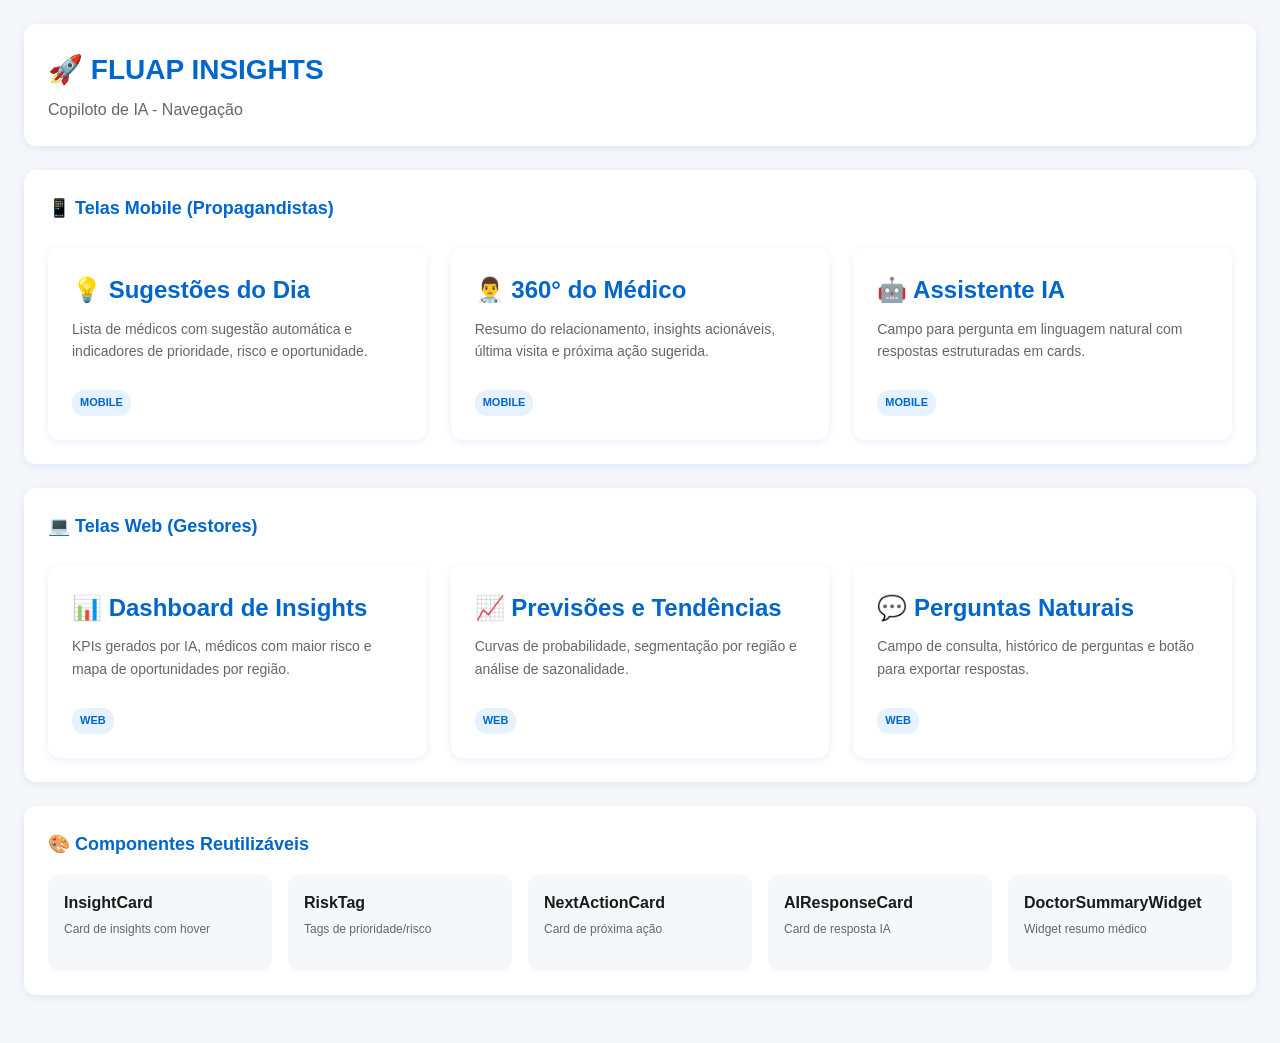
<file: index.html>
<!DOCTYPE html>
<html lang="pt-BR">
<head>
    <meta charset="UTF-8">
    <meta name="viewport" content="width=device-width, initial-scale=1.0">
    <title>FLUAP INSIGHTS - Navegação</title>
    <link rel="stylesheet" href="styles.css">
    <style>
        .navigation-grid {
            display: grid;
            grid-template-columns: repeat(auto-fit, minmax(300px, 1fr));
            gap: var(--spacing);
            margin-top: var(--spacing);
        }
        .nav-card {
            background: var(--fluap-white);
            border-radius: var(--border-radius);
            padding: var(--spacing);
            box-shadow: var(--shadow);
            text-decoration: none;
            color: inherit;
            display: block;
            transition: all 0.2s;
        }
        .nav-card:hover {
            transform: translateY(-4px);
            box-shadow: var(--shadow-hover);
        }
        .nav-card h2 {
            color: var(--fluap-primary);
            margin-bottom: 8px;
        }
        .nav-card p {
            color: var(--fluap-text-secondary);
            font-size: 14px;
        }
        .nav-badge {
            display: inline-block;
            padding: 4px 8px;
            background: var(--fluap-primary-light);
            color: var(--fluap-primary);
            border-radius: 12px;
            font-size: 11px;
            font-weight: 600;
            text-transform: uppercase;
            margin-top: 12px;
        }
    </style>
</head>
<body>
    <div class="web-container">
        <div class="web-header">
            <div>
                <h1>🚀 FLUAP INSIGHTS</h1>
                <p style="color: var(--fluap-text-secondary); margin-top: 4px;">Copiloto de IA - Navegação</p>
            </div>
        </div>

        <div class="InsightCard">
            <h3>📱 Telas Mobile (Propagandistas)</h3>
            <div class="navigation-grid">
                <a href="mobile-sugestoes-dia.html" class="nav-card">
                    <h2>💡 Sugestões do Dia</h2>
                    <p>Lista de médicos com sugestão automática e indicadores de prioridade, risco e oportunidade.</p>
                    <span class="nav-badge">Mobile</span>
                </a>
                <a href="mobile-360-medico.html" class="nav-card">
                    <h2>👨‍⚕️ 360° do Médico</h2>
                    <p>Resumo do relacionamento, insights acionáveis, última visita e próxima ação sugerida.</p>
                    <span class="nav-badge">Mobile</span>
                </a>
                <a href="mobile-assistente-ia.html" class="nav-card">
                    <h2>🤖 Assistente IA</h2>
                    <p>Campo para pergunta em linguagem natural com respostas estruturadas em cards.</p>
                    <span class="nav-badge">Mobile</span>
                </a>
            </div>
        </div>

        <div class="InsightCard" style="margin-top: var(--spacing);">
            <h3>💻 Telas Web (Gestores)</h3>
            <div class="navigation-grid">
                <a href="web-dashboard-insights.html" class="nav-card">
                    <h2>📊 Dashboard de Insights</h2>
                    <p>KPIs gerados por IA, médicos com maior risco e mapa de oportunidades por região.</p>
                    <span class="nav-badge">Web</span>
                </a>
                <a href="web-previsoes-tendencias.html" class="nav-card">
                    <h2>📈 Previsões e Tendências</h2>
                    <p>Curvas de probabilidade, segmentação por região e análise de sazonalidade.</p>
                    <span class="nav-badge">Web</span>
                </a>
                <a href="web-perguntas-naturais.html" class="nav-card">
                    <h2>💬 Perguntas Naturais</h2>
                    <p>Campo de consulta, histórico de perguntas e botão para exportar respostas.</p>
                    <span class="nav-badge">Web</span>
                </a>
            </div>
        </div>

        <div class="InsightCard" style="margin-top: var(--spacing);">
            <h3>🎨 Componentes Reutilizáveis</h3>
            <div style="display: grid; grid-template-columns: repeat(auto-fit, minmax(200px, 1fr)); gap: 16px; margin-top: 16px;">
                <div style="padding: 16px; background: var(--fluap-bg); border-radius: var(--border-radius);">
                    <strong>InsightCard</strong>
                    <p style="font-size: 12px; color: var(--fluap-text-secondary); margin-top: 4px;">Card de insights com hover</p>
                </div>
                <div style="padding: 16px; background: var(--fluap-bg); border-radius: var(--border-radius);">
                    <strong>RiskTag</strong>
                    <p style="font-size: 12px; color: var(--fluap-text-secondary); margin-top: 4px;">Tags de prioridade/risco</p>
                </div>
                <div style="padding: 16px; background: var(--fluap-bg); border-radius: var(--border-radius);">
                    <strong>NextActionCard</strong>
                    <p style="font-size: 12px; color: var(--fluap-text-secondary); margin-top: 4px;">Card de próxima ação</p>
                </div>
                <div style="padding: 16px; background: var(--fluap-bg); border-radius: var(--border-radius);">
                    <strong>AIResponseCard</strong>
                    <p style="font-size: 12px; color: var(--fluap-text-secondary); margin-top: 4px;">Card de resposta IA</p>
                </div>
                <div style="padding: 16px; background: var(--fluap-bg); border-radius: var(--border-radius);">
                    <strong>DoctorSummaryWidget</strong>
                    <p style="font-size: 12px; color: var(--fluap-text-secondary); margin-top: 4px;">Widget resumo médico</p>
                </div>
            </div>
        </div>
    </div>
</body>
</html>
</file>
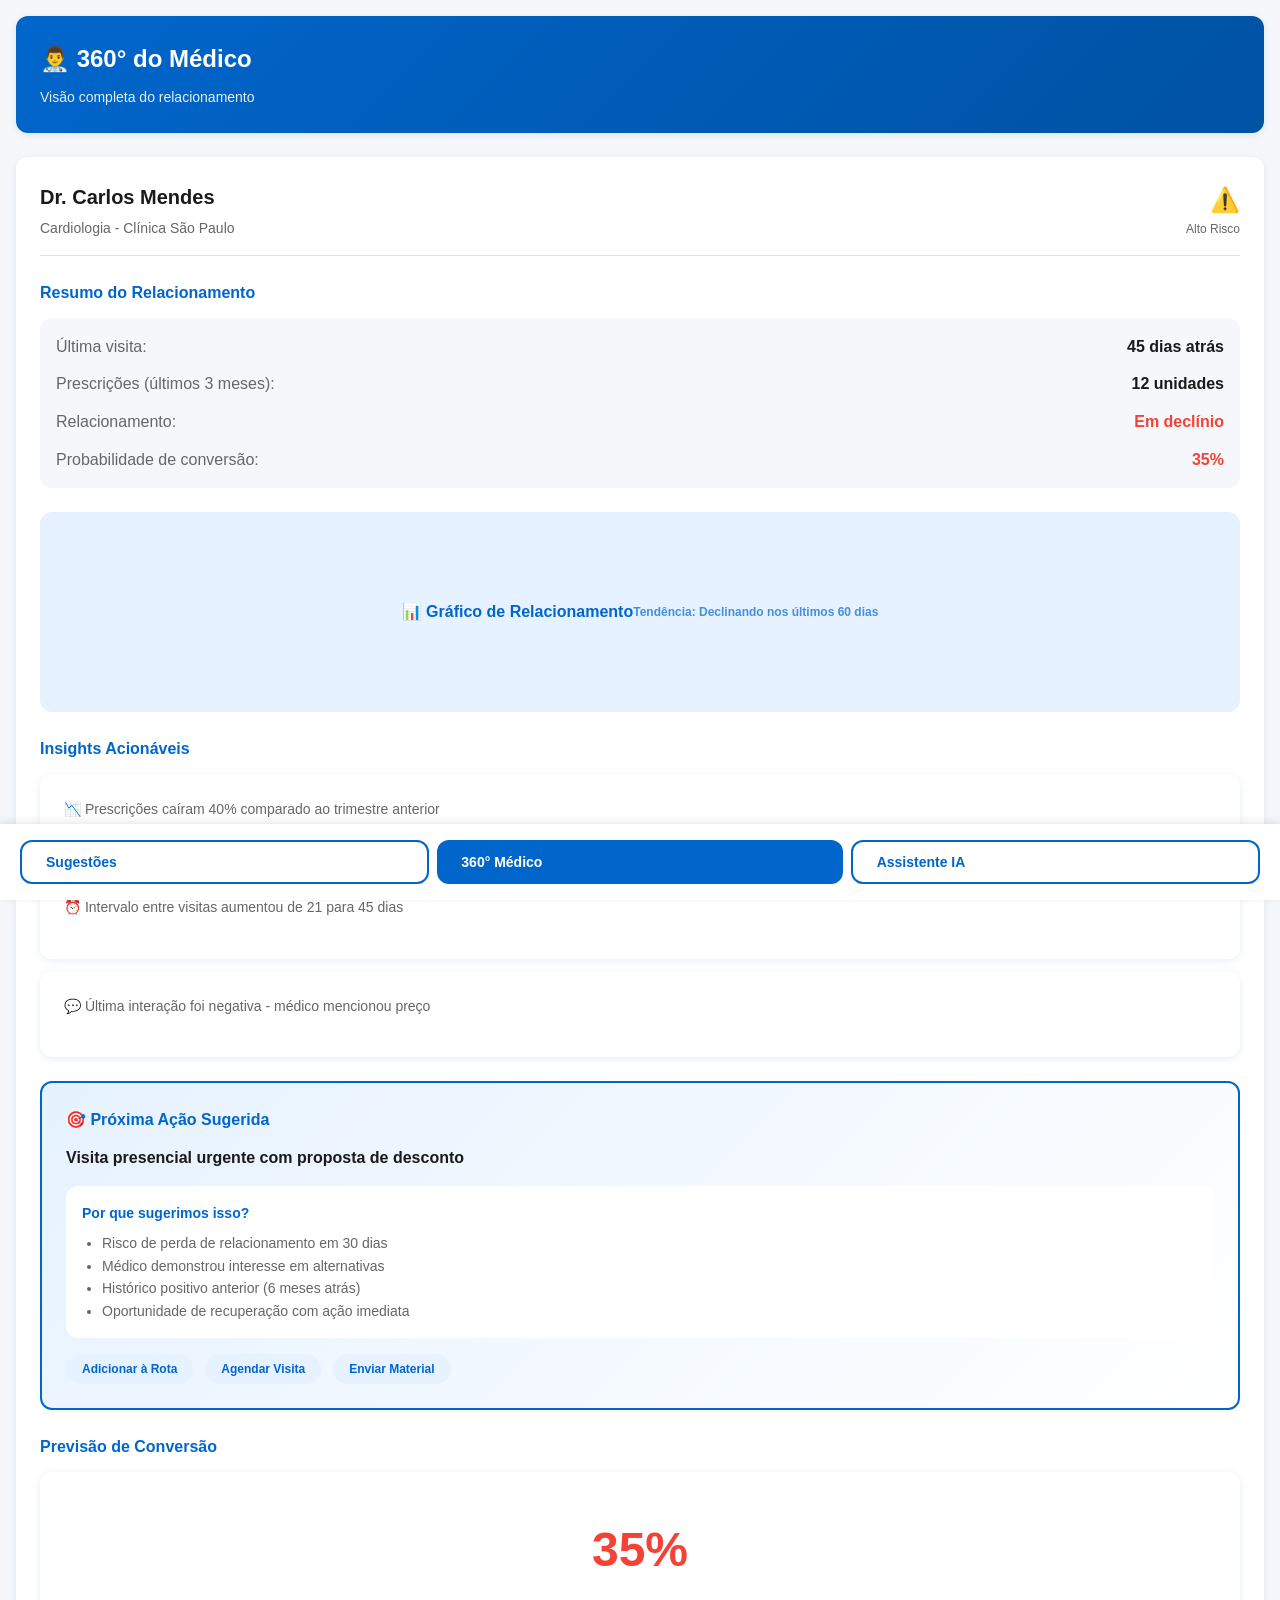
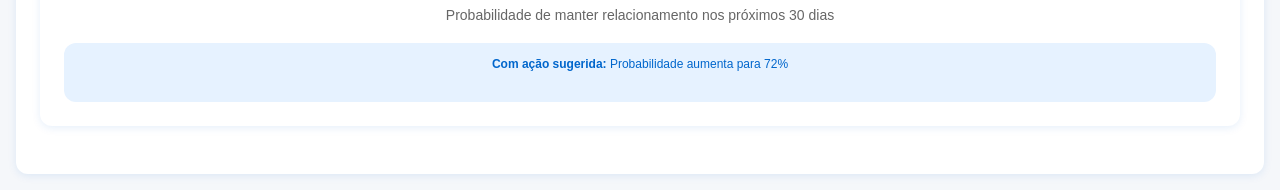
<file: mobile-360-medico.html>
<!DOCTYPE html>
<html lang="pt-BR">
<head>
    <meta charset="UTF-8">
    <meta name="viewport" content="width=device-width, initial-scale=1.0">
    <title>FLUAP INSIGHTS - 360° do Médico</title>
    <link rel="stylesheet" href="styles.css">
</head>
<body>
    <div class="mobile-container">
        <div class="mobile-header">
            <h1>👨‍⚕️ 360° do Médico</h1>
            <p>Visão completa do relacionamento</p>
        </div>

        <div class="DoctorSummaryWidget">
            <div class="doctor-header">
                <div>
                    <div class="doctor-name">Dr. Carlos Mendes</div>
                    <div class="doctor-specialty">Cardiologia - Clínica São Paulo</div>
                </div>
                <div style="text-align: right;">
                    <div style="font-size: 24px; font-weight: 700; color: var(--fluap-danger);">⚠️</div>
                    <div style="font-size: 12px; color: var(--fluap-text-secondary);">Alto Risco</div>
                </div>
            </div>

            <div style="margin: var(--spacing) 0;">
                <h3 style="color: var(--fluap-primary); margin-bottom: 12px; font-size: 16px;">Resumo do Relacionamento</h3>
                <div style="background: var(--fluap-bg); padding: 16px; border-radius: var(--border-radius);">
                    <div style="display: flex; justify-content: space-between; margin-bottom: 12px;">
                        <span style="color: var(--fluap-text-secondary);">Última visita:</span>
                        <span style="font-weight: 600;">45 dias atrás</span>
                    </div>
                    <div style="display: flex; justify-content: space-between; margin-bottom: 12px;">
                        <span style="color: var(--fluap-text-secondary);">Prescrições (últimos 3 meses):</span>
                        <span style="font-weight: 600;">12 unidades</span>
                    </div>
                    <div style="display: flex; justify-content: space-between; margin-bottom: 12px;">
                        <span style="color: var(--fluap-text-secondary);">Relacionamento:</span>
                        <span style="font-weight: 600; color: var(--fluap-danger);">Em declínio</span>
                    </div>
                    <div style="display: flex; justify-content: space-between;">
                        <span style="color: var(--fluap-text-secondary);">Probabilidade de conversão:</span>
                        <span style="font-weight: 600; color: var(--fluap-danger);">35%</span>
                    </div>
                </div>
            </div>

            <div class="relationship-chart">
                📊 Gráfico de Relacionamento
                <br>
                <small style="font-size: 12px; opacity: 0.7;">Tendência: Declinando nos últimos 60 dias</small>
            </div>

            <div style="margin: var(--spacing) 0;">
                <h3 style="color: var(--fluap-primary); margin-bottom: 12px; font-size: 16px;">Insights Acionáveis</h3>
                <div class="InsightCard" style="margin-bottom: 12px;">
                    <p>📉 Prescrições caíram 40% comparado ao trimestre anterior</p>
                </div>
                <div class="InsightCard" style="margin-bottom: 12px;">
                    <p>⏰ Intervalo entre visitas aumentou de 21 para 45 dias</p>
                </div>
                <div class="InsightCard">
                    <p>💬 Última interação foi negativa - médico mencionou preço</p>
                </div>
            </div>

            <div class="NextActionCard">
                <h4>🎯 Próxima Ação Sugerida</h4>
                <p style="margin-bottom: 16px; font-weight: 600; color: var(--fluap-text-primary);">
                    Visita presencial urgente com proposta de desconto
                </p>
                <div style="background: var(--fluap-white); padding: 16px; border-radius: var(--border-radius); margin-bottom: 16px;">
                    <h5 style="color: var(--fluap-primary); margin-bottom: 8px; font-size: 14px;">Por que sugerimos isso?</h5>
                    <ul style="padding-left: 20px; color: var(--fluap-text-secondary); font-size: 14px;">
                        <li>Risco de perda de relacionamento em 30 dias</li>
                        <li>Médico demonstrou interesse em alternativas</li>
                        <li>Histórico positivo anterior (6 meses atrás)</li>
                        <li>Oportunidade de recuperação com ação imediata</li>
                    </ul>
                </div>
                <div class="quick-actions">
                    <button class="quick-action-btn">Adicionar à Rota</button>
                    <button class="quick-action-btn">Agendar Visita</button>
                    <button class="quick-action-btn">Enviar Material</button>
                </div>
            </div>

            <div style="margin-top: var(--spacing);">
                <h3 style="color: var(--fluap-primary); margin-bottom: 12px; font-size: 16px;">Previsão de Conversão</h3>
                <div class="InsightCard">
                    <div style="text-align: center;">
                        <div style="font-size: 48px; font-weight: 700; color: var(--fluap-danger); margin: 16px 0;">35%</div>
                        <p style="color: var(--fluap-text-secondary);">Probabilidade de manter relacionamento nos próximos 30 dias</p>
                        <div style="margin-top: 16px; padding: 12px; background: var(--fluap-primary-light); border-radius: var(--border-radius);">
                            <p style="font-size: 12px; color: var(--fluap-primary);">
                                <strong>Com ação sugerida:</strong> Probabilidade aumenta para 72%
                            </p>
                        </div>
                    </div>
                </div>
            </div>
        </div>

        <nav style="position: fixed; bottom: 0; left: 0; right: 0; background: var(--fluap-white); padding: 16px; box-shadow: 0 -2px 8px rgba(0,0,0,0.1); display: flex; justify-content: space-around;">
            <button class="btn btn-secondary" style="flex: 1; margin: 0 4px;">Sugestões</button>
            <button class="btn btn-primary" style="flex: 1; margin: 0 4px;">360° Médico</button>
            <button class="btn btn-secondary" style="flex: 1; margin: 0 4px;">Assistente IA</button>
        </nav>
    </div>
</body>
</html>
</file>
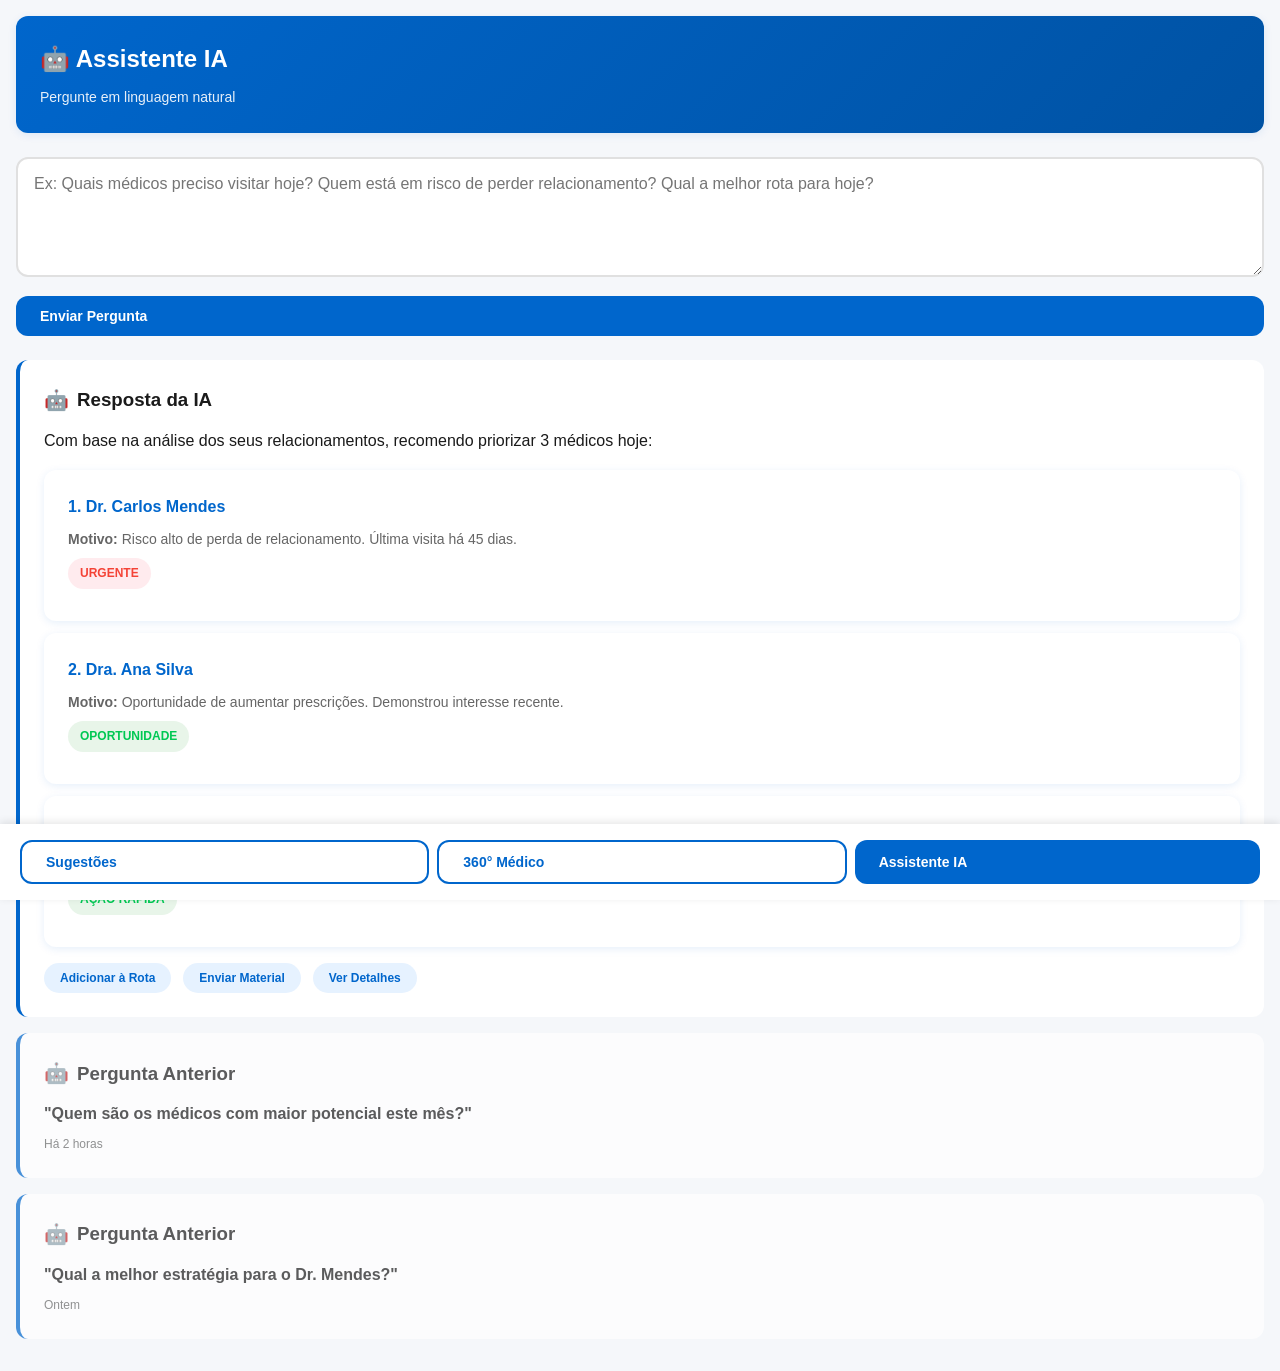
<file: mobile-assistente-ia.html>
<!DOCTYPE html>
<html lang="pt-BR">
<head>
    <meta charset="UTF-8">
    <meta name="viewport" content="width=device-width, initial-scale=1.0">
    <title>FLUAP INSIGHTS - Assistente IA</title>
    <link rel="stylesheet" href="styles.css">
</head>
<body>
    <div class="mobile-container">
        <div class="mobile-header">
            <h1>🤖 Assistente IA</h1>
            <p>Pergunte em linguagem natural</p>
        </div>

        <div style="margin-bottom: var(--spacing);">
            <textarea 
                class="textarea-field" 
                placeholder="Ex: Quais médicos preciso visitar hoje? Quem está em risco de perder relacionamento? Qual a melhor rota para hoje?"
                rows="4"
            ></textarea>
            <button class="btn btn-primary" style="width: 100%; margin-top: 12px;">
                Enviar Pergunta
            </button>
        </div>

        <div class="AIResponseCard">
            <div class="response-header">
                <h3>Resposta da IA</h3>
            </div>
            <p style="margin-bottom: 16px;">
                Com base na análise dos seus relacionamentos, recomendo priorizar 3 médicos hoje:
            </p>
            
            <div class="InsightCard" style="margin-bottom: 12px;">
                <h4 style="color: var(--fluap-primary); margin-bottom: 8px;">1. Dr. Carlos Mendes</h4>
                <p style="font-size: 14px; margin-bottom: 8px;">
                    <strong>Motivo:</strong> Risco alto de perda de relacionamento. Última visita há 45 dias.
                </p>
                <span class="RiskTag risk">Urgente</span>
            </div>

            <div class="InsightCard" style="margin-bottom: 12px;">
                <h4 style="color: var(--fluap-primary); margin-bottom: 8px;">2. Dra. Ana Silva</h4>
                <p style="font-size: 14px; margin-bottom: 8px;">
                    <strong>Motivo:</strong> Oportunidade de aumentar prescrições. Demonstrou interesse recente.
                </p>
                <span class="RiskTag opportunity">Oportunidade</span>
            </div>

            <div class="InsightCard" style="margin-bottom: 16px;">
                <h4 style="color: var(--fluap-primary); margin-bottom: 8px;">3. Dr. Roberto Alves</h4>
                <p style="font-size: 14px; margin-bottom: 8px;">
                    <strong>Motivo:</strong> Perfil compatível com novo produto. Enviar material informativo.
                </p>
                <span class="RiskTag opportunity">Ação Rápida</span>
            </div>

            <div class="quick-actions">
                <button class="quick-action-btn">Adicionar à Rota</button>
                <button class="quick-action-btn">Enviar Material</button>
                <button class="quick-action-btn">Ver Detalhes</button>
            </div>
        </div>

        <div class="AIResponseCard" style="opacity: 0.7;">
            <div class="response-header">
                <h3>Pergunta Anterior</h3>
            </div>
            <p style="margin-bottom: 8px; font-weight: 600;">
                "Quem são os médicos com maior potencial este mês?"
            </p>
            <p style="font-size: 12px; color: var(--fluap-text-secondary);">
                Há 2 horas
            </p>
        </div>

        <div class="AIResponseCard" style="opacity: 0.7;">
            <div class="response-header">
                <h3>Pergunta Anterior</h3>
            </div>
            <p style="margin-bottom: 8px; font-weight: 600;">
                "Qual a melhor estratégia para o Dr. Mendes?"
            </p>
            <p style="font-size: 12px; color: var(--fluap-text-secondary);">
                Ontem
            </p>
        </div>

        <nav style="position: fixed; bottom: 0; left: 0; right: 0; background: var(--fluap-white); padding: 16px; box-shadow: 0 -2px 8px rgba(0,0,0,0.1); display: flex; justify-content: space-around;">
            <button class="btn btn-secondary" style="flex: 1; margin: 0 4px;">Sugestões</button>
            <button class="btn btn-secondary" style="flex: 1; margin: 0 4px;">360° Médico</button>
            <button class="btn btn-primary" style="flex: 1; margin: 0 4px;">Assistente IA</button>
        </nav>
    </div>
</body>
</html>
</file>
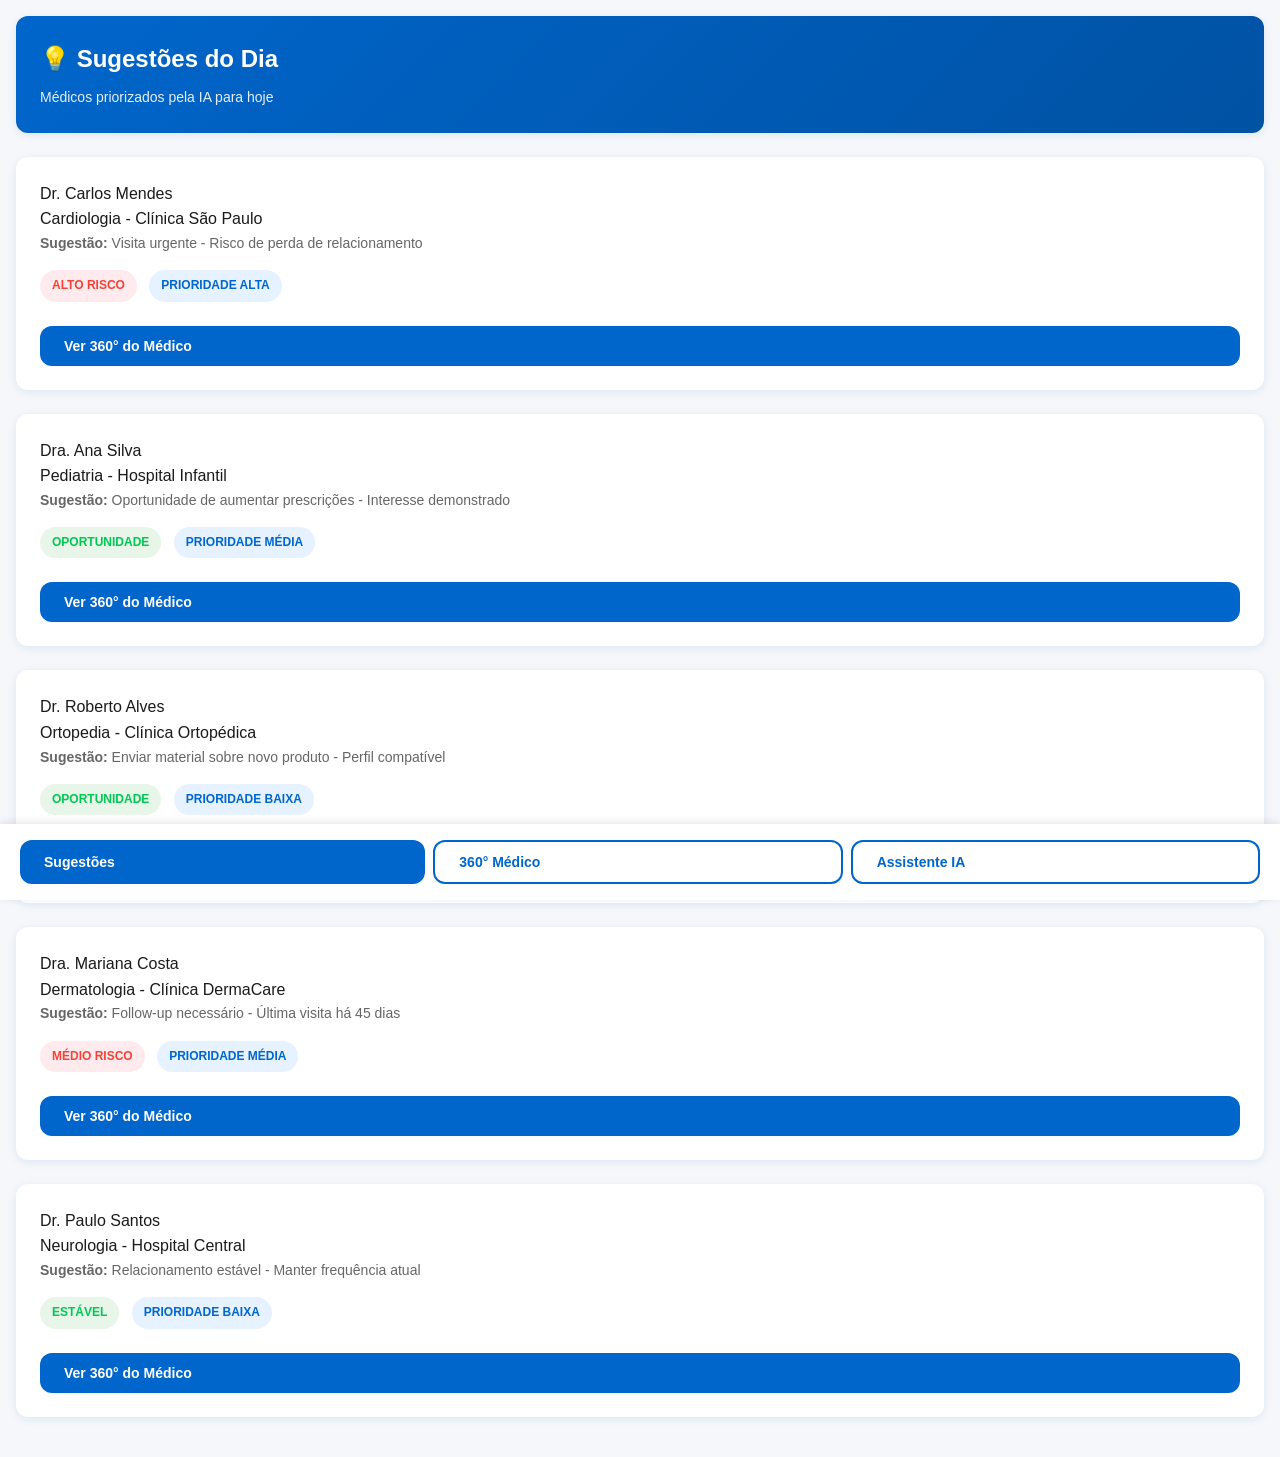
<file: mobile-sugestoes-dia.html>
<!DOCTYPE html>
<html lang="pt-BR">
<head>
    <meta charset="UTF-8">
    <meta name="viewport" content="width=device-width, initial-scale=1.0">
    <title>FLUAP INSIGHTS - Sugestões do Dia</title>
    <link rel="stylesheet" href="styles.css">
</head>
<body>
    <div class="mobile-container">
        <div class="mobile-header">
            <h1>💡 Sugestões do Dia</h1>
            <p>Médicos priorizados pela IA para hoje</p>
        </div>

        <div class="InsightCard">
            <div class="doctor-header">
                <div>
                    <div class="doctor-name">Dr. Carlos Mendes</div>
                    <div class="doctor-specialty">Cardiologia - Clínica São Paulo</div>
                </div>
            </div>
            <p><strong>Sugestão:</strong> Visita urgente - Risco de perda de relacionamento</p>
            <div>
                <span class="RiskTag risk">Alto Risco</span>
                <span class="RiskTag priority">Prioridade Alta</span>
            </div>
            <div style="margin-top: 16px;">
                <button class="btn btn-primary" style="width: 100%;">Ver 360° do Médico</button>
            </div>
        </div>

        <div class="InsightCard">
            <div class="doctor-header">
                <div>
                    <div class="doctor-name">Dra. Ana Silva</div>
                    <div class="doctor-specialty">Pediatria - Hospital Infantil</div>
                </div>
            </div>
            <p><strong>Sugestão:</strong> Oportunidade de aumentar prescrições - Interesse demonstrado</p>
            <div>
                <span class="RiskTag opportunity">Oportunidade</span>
                <span class="RiskTag priority">Prioridade Média</span>
            </div>
            <div style="margin-top: 16px;">
                <button class="btn btn-primary" style="width: 100%;">Ver 360° do Médico</button>
            </div>
        </div>

        <div class="InsightCard">
            <div class="doctor-header">
                <div>
                    <div class="doctor-name">Dr. Roberto Alves</div>
                    <div class="doctor-specialty">Ortopedia - Clínica Ortopédica</div>
                </div>
            </div>
            <p><strong>Sugestão:</strong> Enviar material sobre novo produto - Perfil compatível</p>
            <div>
                <span class="RiskTag opportunity">Oportunidade</span>
                <span class="RiskTag priority">Prioridade Baixa</span>
            </div>
            <div style="margin-top: 16px;">
                <button class="btn btn-primary" style="width: 100%;">Ver 360° do Médico</button>
            </div>
        </div>

        <div class="InsightCard">
            <div class="doctor-header">
                <div>
                    <div class="doctor-name">Dra. Mariana Costa</div>
                    <div class="doctor-specialty">Dermatologia - Clínica DermaCare</div>
                </div>
            </div>
            <p><strong>Sugestão:</strong> Follow-up necessário - Última visita há 45 dias</p>
            <div>
                <span class="RiskTag risk">Médio Risco</span>
                <span class="RiskTag priority">Prioridade Média</span>
            </div>
            <div style="margin-top: 16px;">
                <button class="btn btn-primary" style="width: 100%;">Ver 360° do Médico</button>
            </div>
        </div>

        <div class="InsightCard">
            <div class="doctor-header">
                <div>
                    <div class="doctor-name">Dr. Paulo Santos</div>
                    <div class="doctor-specialty">Neurologia - Hospital Central</div>
                </div>
            </div>
            <p><strong>Sugestão:</strong> Relacionamento estável - Manter frequência atual</p>
            <div>
                <span class="RiskTag opportunity">Estável</span>
                <span class="RiskTag priority">Prioridade Baixa</span>
            </div>
            <div style="margin-top: 16px;">
                <button class="btn btn-primary" style="width: 100%;">Ver 360° do Médico</button>
            </div>
        </div>

        <nav style="position: fixed; bottom: 0; left: 0; right: 0; background: var(--fluap-white); padding: 16px; box-shadow: 0 -2px 8px rgba(0,0,0,0.1); display: flex; justify-content: space-around;">
            <button class="btn btn-primary" style="flex: 1; margin: 0 4px;">Sugestões</button>
            <button class="btn btn-secondary" style="flex: 1; margin: 0 4px;">360° Médico</button>
            <button class="btn btn-secondary" style="flex: 1; margin: 0 4px;">Assistente IA</button>
        </nav>
    </div>
</body>
</html>
</file>
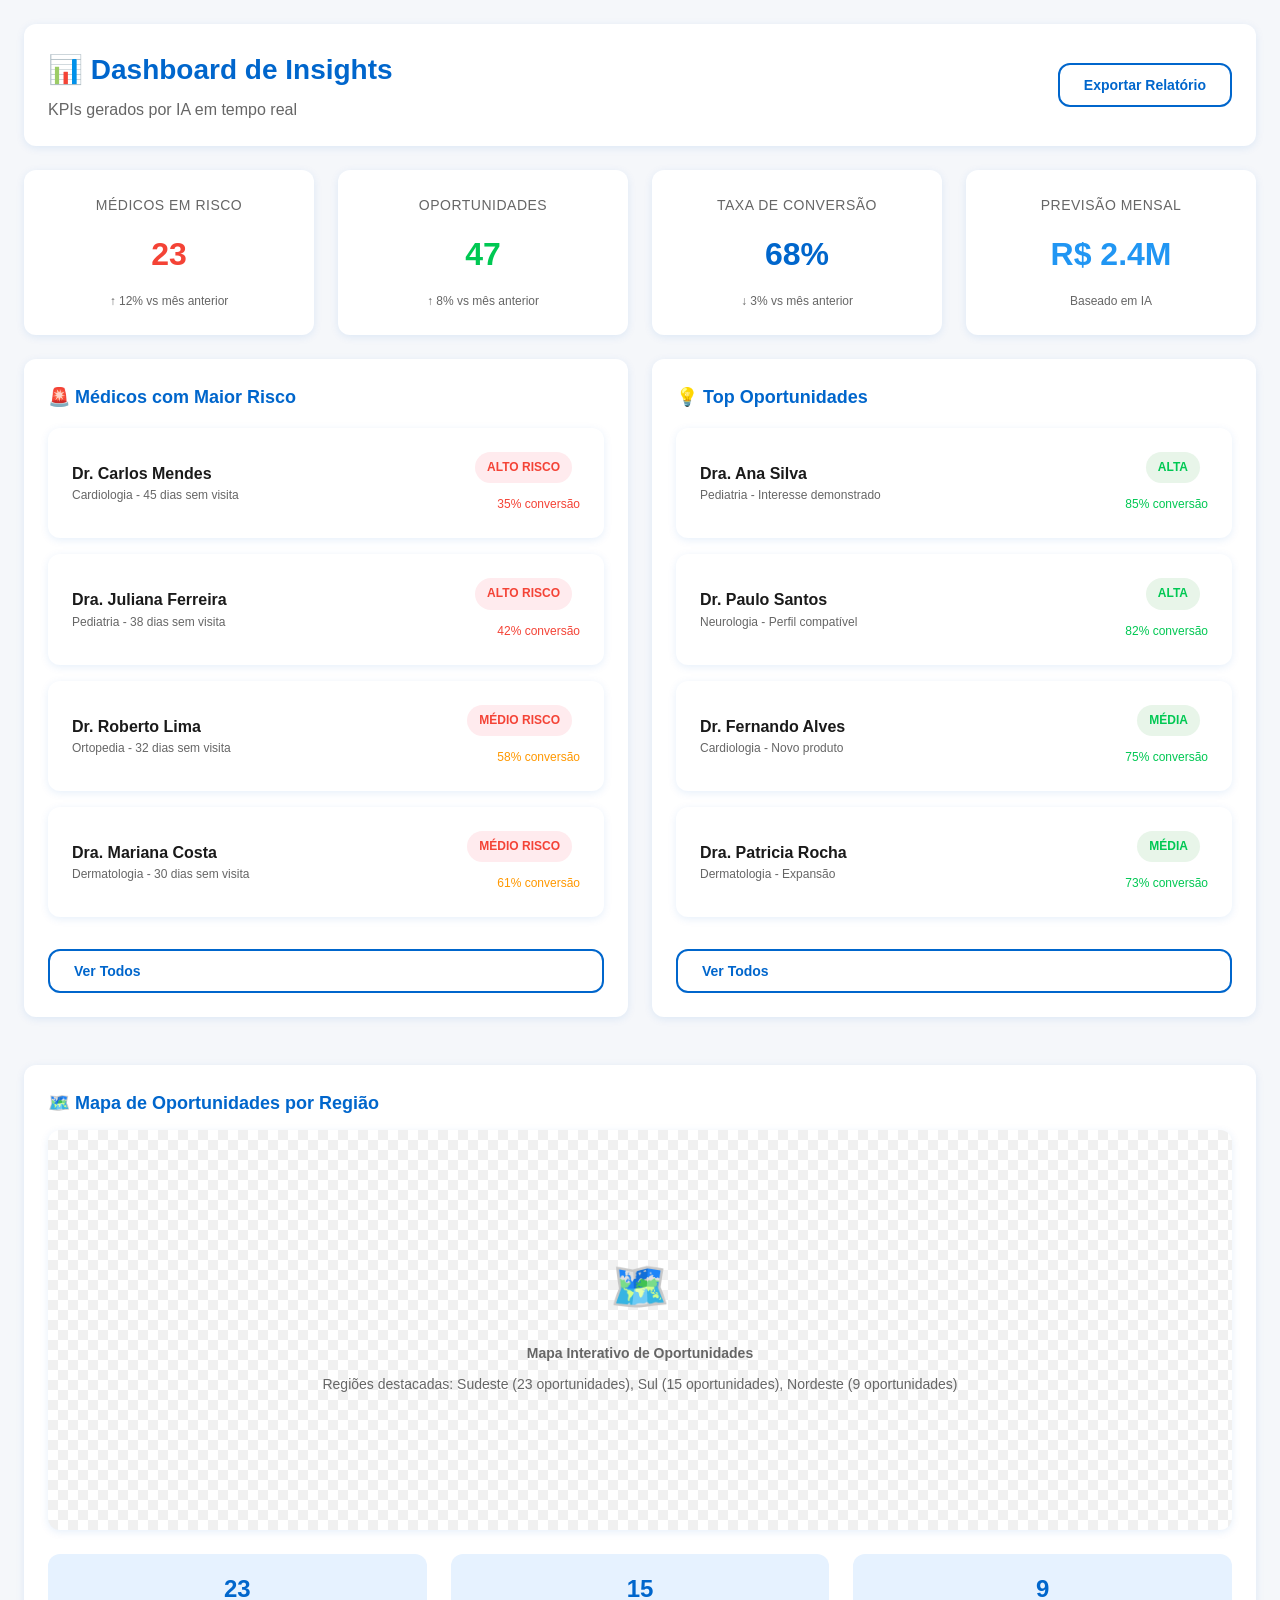
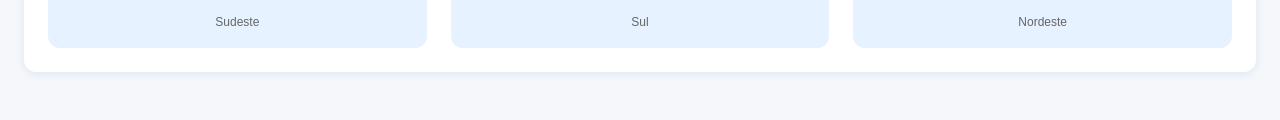
<file: web-dashboard-insights.html>
<!DOCTYPE html>
<html lang="pt-BR">
<head>
    <meta charset="UTF-8">
    <meta name="viewport" content="width=device-width, initial-scale=1.0">
    <title>FLUAP INSIGHTS - Dashboard de Insights</title>
    <link rel="stylesheet" href="styles.css">
</head>
<body>
    <div class="web-container">
        <div class="web-header">
            <div>
                <h1>📊 Dashboard de Insights</h1>
                <p style="color: var(--fluap-text-secondary); margin-top: 4px;">KPIs gerados por IA em tempo real</p>
            </div>
            <div>
                <button class="btn btn-secondary">Exportar Relatório</button>
            </div>
        </div>

        <div class="grid grid-4" style="margin-bottom: var(--spacing);">
            <div class="kpi-card">
                <div class="kpi-label">Médicos em Risco</div>
                <div class="kpi-value" style="color: var(--fluap-danger);">23</div>
                <div style="font-size: 12px; color: var(--fluap-text-secondary);">↑ 12% vs mês anterior</div>
            </div>
            <div class="kpi-card">
                <div class="kpi-label">Oportunidades</div>
                <div class="kpi-value" style="color: var(--fluap-success);">47</div>
                <div style="font-size: 12px; color: var(--fluap-text-secondary);">↑ 8% vs mês anterior</div>
            </div>
            <div class="kpi-card">
                <div class="kpi-label">Taxa de Conversão</div>
                <div class="kpi-value" style="color: var(--fluap-primary);">68%</div>
                <div style="font-size: 12px; color: var(--fluap-text-secondary);">↓ 3% vs mês anterior</div>
            </div>
            <div class="kpi-card">
                <div class="kpi-label">Previsão Mensal</div>
                <div class="kpi-value" style="color: var(--fluap-info);">R$ 2.4M</div>
                <div style="font-size: 12px; color: var(--fluap-text-secondary);">Baseado em IA</div>
            </div>
        </div>

        <div class="grid grid-2" style="margin-bottom: var(--spacing);">
            <div class="InsightCard">
                <h3>🚨 Médicos com Maior Risco</h3>
                <ul class="doctor-list" style="margin-top: 16px;">
                    <li class="doctor-list-item">
                        <div>
                            <div style="font-weight: 600;">Dr. Carlos Mendes</div>
                            <div style="font-size: 12px; color: var(--fluap-text-secondary);">Cardiologia - 45 dias sem visita</div>
                        </div>
                        <div style="text-align: right;">
                            <span class="RiskTag risk">Alto Risco</span>
                            <div style="font-size: 12px; color: var(--fluap-danger); margin-top: 4px;">35% conversão</div>
                        </div>
                    </li>
                    <li class="doctor-list-item">
                        <div>
                            <div style="font-weight: 600;">Dra. Juliana Ferreira</div>
                            <div style="font-size: 12px; color: var(--fluap-text-secondary);">Pediatria - 38 dias sem visita</div>
                        </div>
                        <div style="text-align: right;">
                            <span class="RiskTag risk">Alto Risco</span>
                            <div style="font-size: 12px; color: var(--fluap-danger); margin-top: 4px;">42% conversão</div>
                        </div>
                    </li>
                    <li class="doctor-list-item">
                        <div>
                            <div style="font-weight: 600;">Dr. Roberto Lima</div>
                            <div style="font-size: 12px; color: var(--fluap-text-secondary);">Ortopedia - 32 dias sem visita</div>
                        </div>
                        <div style="text-align: right;">
                            <span class="RiskTag risk">Médio Risco</span>
                            <div style="font-size: 12px; color: var(--fluap-warning); margin-top: 4px;">58% conversão</div>
                        </div>
                    </li>
                    <li class="doctor-list-item">
                        <div>
                            <div style="font-weight: 600;">Dra. Mariana Costa</div>
                            <div style="font-size: 12px; color: var(--fluap-text-secondary);">Dermatologia - 30 dias sem visita</div>
                        </div>
                        <div style="text-align: right;">
                            <span class="RiskTag risk">Médio Risco</span>
                            <div style="font-size: 12px; color: var(--fluap-warning); margin-top: 4px;">61% conversão</div>
                        </div>
                    </li>
                </ul>
                <button class="btn btn-secondary" style="width: 100%; margin-top: 16px;">Ver Todos</button>
            </div>

            <div class="InsightCard">
                <h3>💡 Top Oportunidades</h3>
                <ul class="doctor-list" style="margin-top: 16px;">
                    <li class="doctor-list-item">
                        <div>
                            <div style="font-weight: 600;">Dra. Ana Silva</div>
                            <div style="font-size: 12px; color: var(--fluap-text-secondary);">Pediatria - Interesse demonstrado</div>
                        </div>
                        <div style="text-align: right;">
                            <span class="RiskTag opportunity">Alta</span>
                            <div style="font-size: 12px; color: var(--fluap-success); margin-top: 4px;">85% conversão</div>
                        </div>
                    </li>
                    <li class="doctor-list-item">
                        <div>
                            <div style="font-weight: 600;">Dr. Paulo Santos</div>
                            <div style="font-size: 12px; color: var(--fluap-text-secondary);">Neurologia - Perfil compatível</div>
                        </div>
                        <div style="text-align: right;">
                            <span class="RiskTag opportunity">Alta</span>
                            <div style="font-size: 12px; color: var(--fluap-success); margin-top: 4px;">82% conversão</div>
                        </div>
                    </li>
                    <li class="doctor-list-item">
                        <div>
                            <div style="font-weight: 600;">Dr. Fernando Alves</div>
                            <div style="font-size: 12px; color: var(--fluap-text-secondary);">Cardiologia - Novo produto</div>
                        </div>
                        <div style="text-align: right;">
                            <span class="RiskTag opportunity">Média</span>
                            <div style="font-size: 12px; color: var(--fluap-success); margin-top: 4px;">75% conversão</div>
                        </div>
                    </li>
                    <li class="doctor-list-item">
                        <div>
                            <div style="font-weight: 600;">Dra. Patricia Rocha</div>
                            <div style="font-size: 12px; color: var(--fluap-text-secondary);">Dermatologia - Expansão</div>
                        </div>
                        <div style="text-align: right;">
                            <span class="RiskTag opportunity">Média</span>
                            <div style="font-size: 12px; color: var(--fluap-success); margin-top: 4px;">73% conversão</div>
                        </div>
                    </li>
                </ul>
                <button class="btn btn-secondary" style="width: 100%; margin-top: 16px;">Ver Todos</button>
            </div>
        </div>

        <div class="InsightCard">
            <h3>🗺️ Mapa de Oportunidades por Região</h3>
            <div class="map-container">
                <div style="text-align: center;">
                    <div style="font-size: 48px; margin-bottom: 16px;">🗺️</div>
                    <p style="font-weight: 600; margin-bottom: 8px;">Mapa Interativo de Oportunidades</p>
                    <p style="font-size: 14px; color: var(--fluap-text-secondary);">
                        Regiões destacadas: Sudeste (23 oportunidades), Sul (15 oportunidades), Nordeste (9 oportunidades)
                    </p>
                </div>
            </div>
            <div class="grid grid-3" style="margin-top: var(--spacing);">
                <div style="text-align: center; padding: 16px; background: var(--fluap-primary-light); border-radius: var(--border-radius);">
                    <div style="font-size: 24px; font-weight: 700; color: var(--fluap-primary);">23</div>
                    <div style="font-size: 12px; color: var(--fluap-text-secondary); margin-top: 4px;">Sudeste</div>
                </div>
                <div style="text-align: center; padding: 16px; background: var(--fluap-primary-light); border-radius: var(--border-radius);">
                    <div style="font-size: 24px; font-weight: 700; color: var(--fluap-primary);">15</div>
                    <div style="font-size: 12px; color: var(--fluap-text-secondary); margin-top: 4px;">Sul</div>
                </div>
                <div style="text-align: center; padding: 16px; background: var(--fluap-primary-light); border-radius: var(--border-radius);">
                    <div style="font-size: 24px; font-weight: 700; color: var(--fluap-primary);">9</div>
                    <div style="font-size: 12px; color: var(--fluap-text-secondary); margin-top: 4px;">Nordeste</div>
                </div>
            </div>
        </div>
    </div>
</body>
</html>
</file>
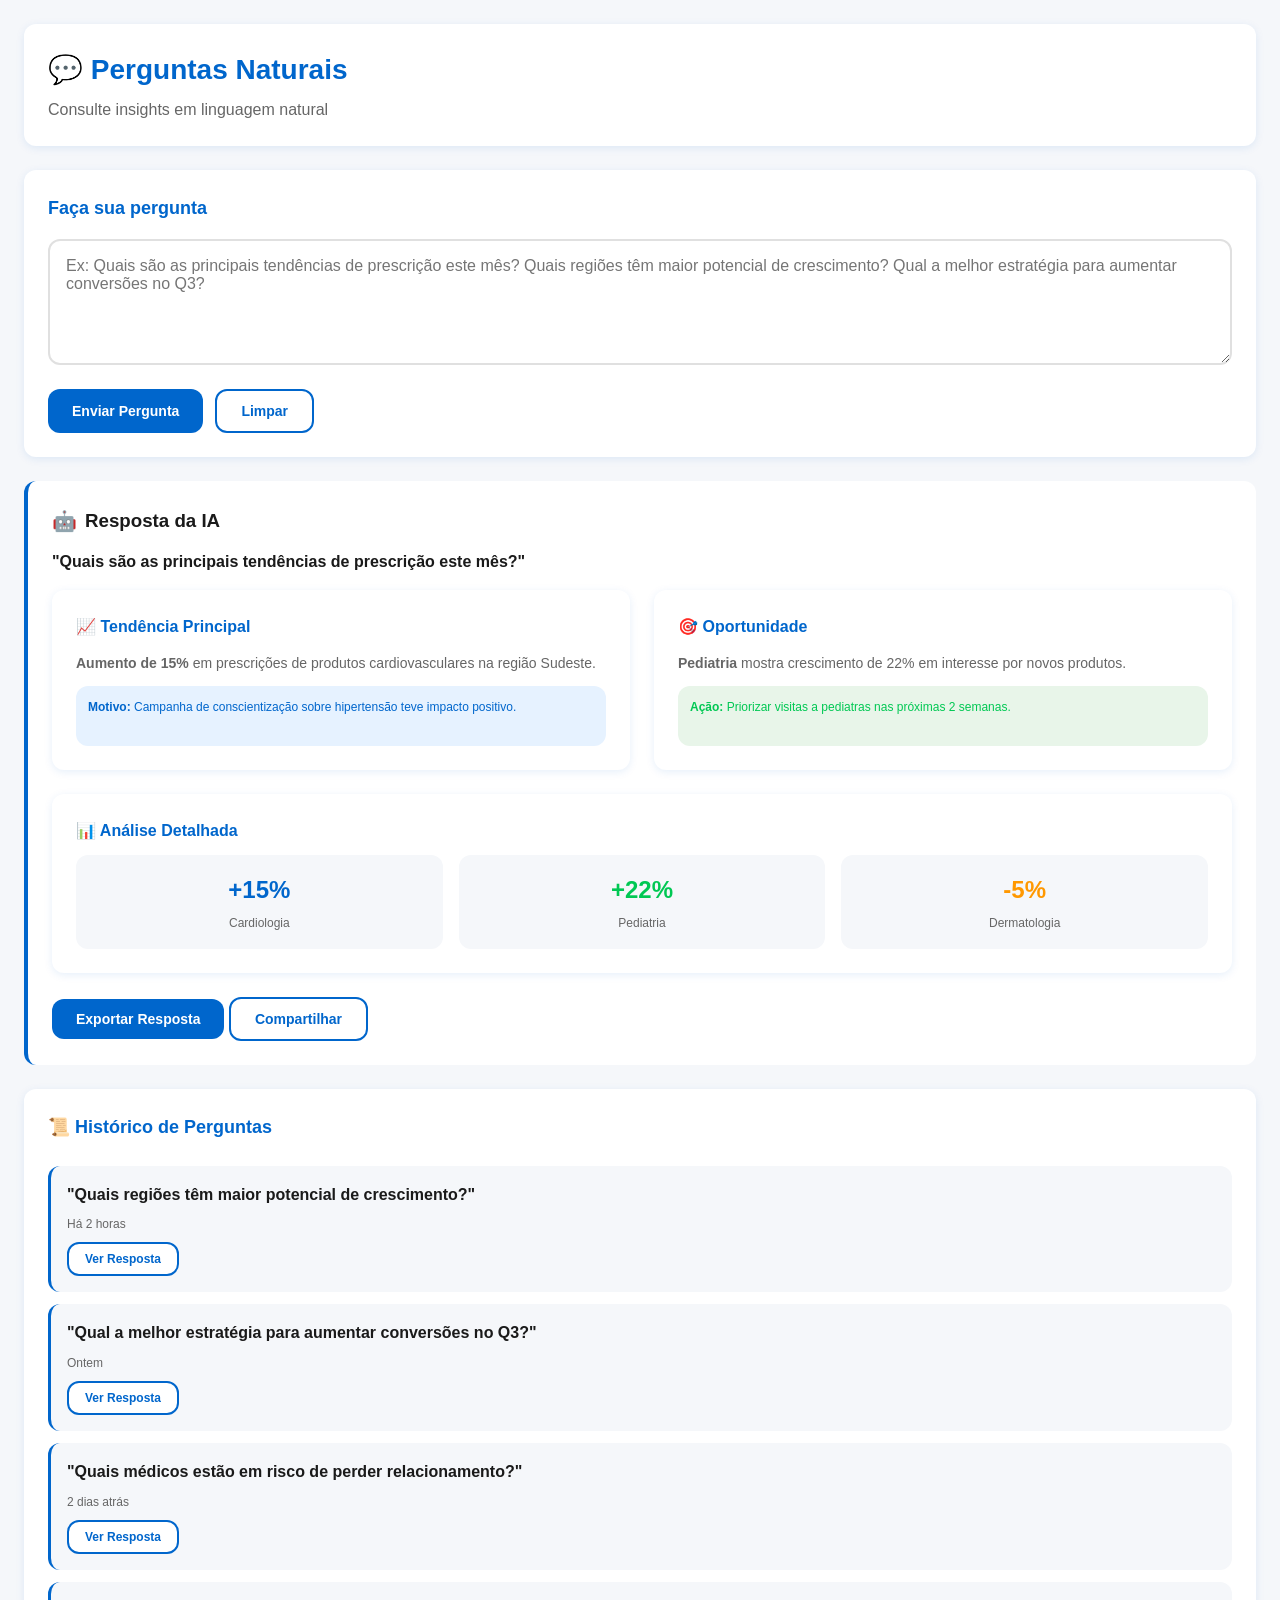
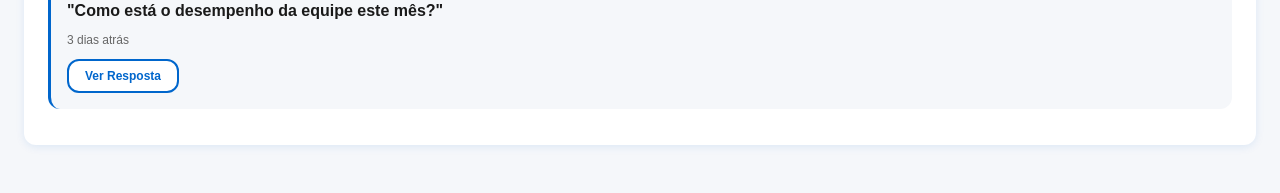
<file: web-perguntas-naturais.html>
<!DOCTYPE html>
<html lang="pt-BR">
<head>
    <meta charset="UTF-8">
    <meta name="viewport" content="width=device-width, initial-scale=1.0">
    <title>FLUAP INSIGHTS - Perguntas Naturais</title>
    <link rel="stylesheet" href="styles.css">
</head>
<body>
    <div class="web-container">
        <div class="web-header">
            <div>
                <h1>💬 Perguntas Naturais</h1>
                <p style="color: var(--fluap-text-secondary); margin-top: 4px;">Consulte insights em linguagem natural</p>
            </div>
        </div>

        <div class="InsightCard" style="margin-bottom: var(--spacing);">
            <h3 style="margin-bottom: 16px;">Faça sua pergunta</h3>
            <textarea 
                class="textarea-field" 
                placeholder="Ex: Quais são as principais tendências de prescrição este mês? Quais regiões têm maior potencial de crescimento? Qual a melhor estratégia para aumentar conversões no Q3?"
                rows="5"
            ></textarea>
            <div style="display: flex; gap: 12px; margin-top: 16px;">
                <button class="btn btn-primary">Enviar Pergunta</button>
                <button class="btn btn-secondary">Limpar</button>
            </div>
        </div>

        <div class="AIResponseCard" style="margin-bottom: var(--spacing);">
            <div class="response-header">
                <h3>Resposta da IA</h3>
            </div>
            <div style="margin-bottom: 16px;">
                <p style="font-weight: 600; color: var(--fluap-text-primary); margin-bottom: 12px;">
                    "Quais são as principais tendências de prescrição este mês?"
                </p>
            </div>
            
            <div class="grid grid-2" style="margin-bottom: var(--spacing);">
                <div class="InsightCard" style="margin-bottom: 0;">
                    <h4 style="color: var(--fluap-primary); margin-bottom: 12px; font-size: 16px;">📈 Tendência Principal</h4>
                    <p style="font-size: 14px; margin-bottom: 12px;">
                        <strong>Aumento de 15%</strong> em prescrições de produtos cardiovasculares na região Sudeste.
                    </p>
                    <div style="padding: 12px; background: var(--fluap-primary-light); border-radius: var(--border-radius);">
                        <p style="font-size: 12px; color: var(--fluap-primary);">
                            <strong>Motivo:</strong> Campanha de conscientização sobre hipertensão teve impacto positivo.
                        </p>
                    </div>
                </div>

                <div class="InsightCard" style="margin-bottom: 0;">
                    <h4 style="color: var(--fluap-primary); margin-bottom: 12px; font-size: 16px;">🎯 Oportunidade</h4>
                    <p style="font-size: 14px; margin-bottom: 12px;">
                        <strong>Pediatria</strong> mostra crescimento de 22% em interesse por novos produtos.
                    </p>
                    <div style="padding: 12px; background: #E8F5E9; border-radius: var(--border-radius);">
                        <p style="font-size: 12px; color: var(--fluap-success);">
                            <strong>Ação:</strong> Priorizar visitas a pediatras nas próximas 2 semanas.
                        </p>
                    </div>
                </div>
            </div>

            <div class="InsightCard" style="margin-bottom: 0;">
                <h4 style="color: var(--fluap-primary); margin-bottom: 12px; font-size: 16px;">📊 Análise Detalhada</h4>
                <div style="display: grid; grid-template-columns: repeat(3, 1fr); gap: 16px;">
                    <div style="text-align: center; padding: 16px; background: var(--fluap-bg); border-radius: var(--border-radius);">
                        <div style="font-size: 24px; font-weight: 700; color: var(--fluap-primary);">+15%</div>
                        <div style="font-size: 12px; color: var(--fluap-text-secondary); margin-top: 4px;">Cardiologia</div>
                    </div>
                    <div style="text-align: center; padding: 16px; background: var(--fluap-bg); border-radius: var(--border-radius);">
                        <div style="font-size: 24px; font-weight: 700; color: var(--fluap-success);">+22%</div>
                        <div style="font-size: 12px; color: var(--fluap-text-secondary); margin-top: 4px;">Pediatria</div>
                    </div>
                    <div style="text-align: center; padding: 16px; background: var(--fluap-bg); border-radius: var(--border-radius);">
                        <div style="font-size: 24px; font-weight: 700; color: var(--fluap-warning);">-5%</div>
                        <div style="font-size: 12px; color: var(--fluap-text-secondary); margin-top: 4px;">Dermatologia</div>
                    </div>
                </div>
            </div>

            <div style="margin-top: var(--spacing);">
                <button class="btn btn-primary">Exportar Resposta</button>
                <button class="btn btn-secondary">Compartilhar</button>
            </div>
        </div>

        <div class="InsightCard">
            <h3>📜 Histórico de Perguntas</h3>
            <div class="question-history">
                <div class="question-history-item">
                    <div class="question">"Quais regiões têm maior potencial de crescimento?"</div>
                    <div class="timestamp">Há 2 horas</div>
                    <button class="btn btn-secondary" style="margin-top: 8px; padding: 8px 16px; font-size: 12px;">Ver Resposta</button>
                </div>
                <div class="question-history-item">
                    <div class="question">"Qual a melhor estratégia para aumentar conversões no Q3?"</div>
                    <div class="timestamp">Ontem</div>
                    <button class="btn btn-secondary" style="margin-top: 8px; padding: 8px 16px; font-size: 12px;">Ver Resposta</button>
                </div>
                <div class="question-history-item">
                    <div class="question">"Quais médicos estão em risco de perder relacionamento?"</div>
                    <div class="timestamp">2 dias atrás</div>
                    <button class="btn btn-secondary" style="margin-top: 8px; padding: 8px 16px; font-size: 12px;">Ver Resposta</button>
                </div>
                <div class="question-history-item">
                    <div class="question">"Como está o desempenho da equipe este mês?"</div>
                    <div class="timestamp">3 dias atrás</div>
                    <button class="btn btn-secondary" style="margin-top: 8px; padding: 8px 16px; font-size: 12px;">Ver Resposta</button>
                </div>
            </div>
        </div>
    </div>
</body>
</html>
</file>
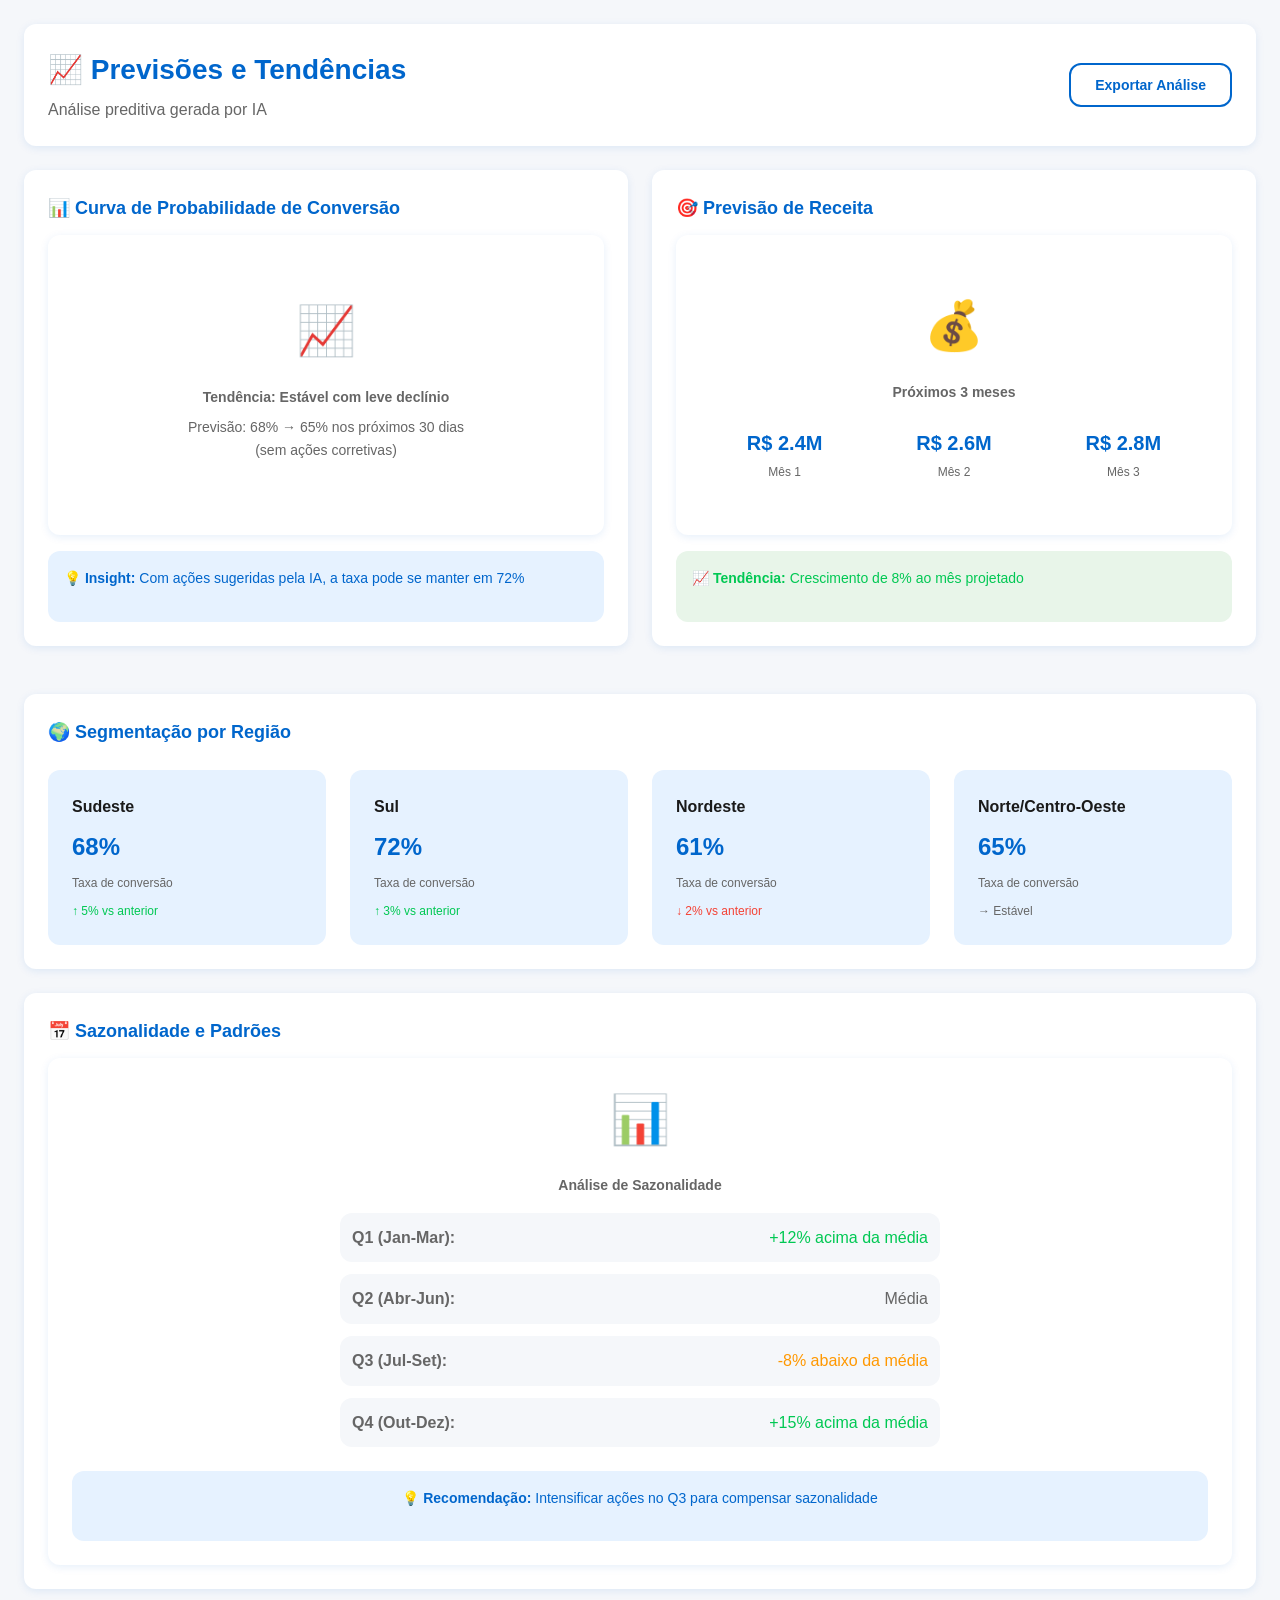
<file: web-previsoes-tendencias.html>
<!DOCTYPE html>
<html lang="pt-BR">
<head>
    <meta charset="UTF-8">
    <meta name="viewport" content="width=device-width, initial-scale=1.0">
    <title>FLUAP INSIGHTS - Previsões e Tendências</title>
    <link rel="stylesheet" href="styles.css">
</head>
<body>
    <div class="web-container">
        <div class="web-header">
            <div>
                <h1>📈 Previsões e Tendências</h1>
                <p style="color: var(--fluap-text-secondary); margin-top: 4px;">Análise preditiva gerada por IA</p>
            </div>
            <div>
                <button class="btn btn-secondary">Exportar Análise</button>
            </div>
        </div>

        <div class="grid grid-2" style="margin-bottom: var(--spacing);">
            <div class="InsightCard">
                <h3>📊 Curva de Probabilidade de Conversão</h3>
                <div class="chart-container">
                    <div style="text-align: center; width: 100%;">
                        <div style="font-size: 48px; margin-bottom: 16px;">📈</div>
                        <p style="font-weight: 600; margin-bottom: 8px;">Tendência: Estável com leve declínio</p>
                        <p style="font-size: 14px; color: var(--fluap-text-secondary);">
                            Previsão: 68% → 65% nos próximos 30 dias<br>
                            (sem ações corretivas)
                        </p>
                    </div>
                </div>
                <div style="margin-top: 16px; padding: 16px; background: var(--fluap-primary-light); border-radius: var(--border-radius);">
                    <p style="font-size: 14px; color: var(--fluap-primary);">
                        <strong>💡 Insight:</strong> Com ações sugeridas pela IA, a taxa pode se manter em 72%
                    </p>
                </div>
            </div>

            <div class="InsightCard">
                <h3>🎯 Previsão de Receita</h3>
                <div class="chart-container">
                    <div style="text-align: center; width: 100%;">
                        <div style="font-size: 48px; margin-bottom: 16px;">💰</div>
                        <p style="font-weight: 600; margin-bottom: 8px;">Próximos 3 meses</p>
                        <div style="display: flex; justify-content: space-around; margin-top: 24px;">
                            <div>
                                <div style="font-size: 20px; font-weight: 700; color: var(--fluap-primary);">R$ 2.4M</div>
                                <div style="font-size: 12px; color: var(--fluap-text-secondary); margin-top: 4px;">Mês 1</div>
                            </div>
                            <div>
                                <div style="font-size: 20px; font-weight: 700; color: var(--fluap-primary);">R$ 2.6M</div>
                                <div style="font-size: 12px; color: var(--fluap-text-secondary); margin-top: 4px;">Mês 2</div>
                            </div>
                            <div>
                                <div style="font-size: 20px; font-weight: 700; color: var(--fluap-primary);">R$ 2.8M</div>
                                <div style="font-size: 12px; color: var(--fluap-text-secondary); margin-top: 4px;">Mês 3</div>
                            </div>
                        </div>
                    </div>
                </div>
                <div style="margin-top: 16px; padding: 16px; background: #E8F5E9; border-radius: var(--border-radius);">
                    <p style="font-size: 14px; color: var(--fluap-success);">
                        <strong>📈 Tendência:</strong> Crescimento de 8% ao mês projetado
                    </p>
                </div>
            </div>
        </div>

        <div class="InsightCard" style="margin-bottom: var(--spacing);">
            <h3>🌍 Segmentação por Região</h3>
            <div class="grid grid-4" style="margin-top: var(--spacing);">
                <div style="padding: var(--spacing); background: var(--fluap-primary-light); border-radius: var(--border-radius);">
                    <div style="font-weight: 600; margin-bottom: 8px;">Sudeste</div>
                    <div style="font-size: 24px; font-weight: 700; color: var(--fluap-primary); margin-bottom: 8px;">68%</div>
                    <div style="font-size: 12px; color: var(--fluap-text-secondary);">Taxa de conversão</div>
                    <div style="font-size: 12px; color: var(--fluap-success); margin-top: 8px;">↑ 5% vs anterior</div>
                </div>
                <div style="padding: var(--spacing); background: var(--fluap-primary-light); border-radius: var(--border-radius);">
                    <div style="font-weight: 600; margin-bottom: 8px;">Sul</div>
                    <div style="font-size: 24px; font-weight: 700; color: var(--fluap-primary); margin-bottom: 8px;">72%</div>
                    <div style="font-size: 12px; color: var(--fluap-text-secondary);">Taxa de conversão</div>
                    <div style="font-size: 12px; color: var(--fluap-success); margin-top: 8px;">↑ 3% vs anterior</div>
                </div>
                <div style="padding: var(--spacing); background: var(--fluap-primary-light); border-radius: var(--border-radius);">
                    <div style="font-weight: 600; margin-bottom: 8px;">Nordeste</div>
                    <div style="font-size: 24px; font-weight: 700; color: var(--fluap-primary); margin-bottom: 8px;">61%</div>
                    <div style="font-size: 12px; color: var(--fluap-text-secondary);">Taxa de conversão</div>
                    <div style="font-size: 12px; color: var(--fluap-danger); margin-top: 8px;">↓ 2% vs anterior</div>
                </div>
                <div style="padding: var(--spacing); background: var(--fluap-primary-light); border-radius: var(--border-radius);">
                    <div style="font-weight: 600; margin-bottom: 8px;">Norte/Centro-Oeste</div>
                    <div style="font-size: 24px; font-weight: 700; color: var(--fluap-primary); margin-bottom: 8px;">65%</div>
                    <div style="font-size: 12px; color: var(--fluap-text-secondary);">Taxa de conversão</div>
                    <div style="font-size: 12px; color: var(--fluap-text-secondary); margin-top: 8px;">→ Estável</div>
                </div>
            </div>
        </div>

        <div class="InsightCard">
            <h3>📅 Sazonalidade e Padrões</h3>
            <div class="chart-container" style="min-height: 400px;">
                <div style="text-align: center; width: 100%;">
                    <div style="font-size: 48px; margin-bottom: 16px;">📊</div>
                    <p style="font-weight: 600; margin-bottom: 16px;">Análise de Sazonalidade</p>
                    <div style="max-width: 600px; margin: 0 auto;">
                        <div style="display: flex; justify-content: space-between; margin-bottom: 12px; padding: 12px; background: var(--fluap-bg); border-radius: var(--border-radius);">
                            <span style="font-weight: 600;">Q1 (Jan-Mar):</span>
                            <span style="color: var(--fluap-success);">+12% acima da média</span>
                        </div>
                        <div style="display: flex; justify-content: space-between; margin-bottom: 12px; padding: 12px; background: var(--fluap-bg); border-radius: var(--border-radius);">
                            <span style="font-weight: 600;">Q2 (Abr-Jun):</span>
                            <span style="color: var(--fluap-text-secondary);">Média</span>
                        </div>
                        <div style="display: flex; justify-content: space-between; margin-bottom: 12px; padding: 12px; background: var(--fluap-bg); border-radius: var(--border-radius);">
                            <span style="font-weight: 600;">Q3 (Jul-Set):</span>
                            <span style="color: var(--fluap-warning);">-8% abaixo da média</span>
                        </div>
                        <div style="display: flex; justify-content: space-between; padding: 12px; background: var(--fluap-bg); border-radius: var(--border-radius);">
                            <span style="font-weight: 600;">Q4 (Out-Dez):</span>
                            <span style="color: var(--fluap-success);">+15% acima da média</span>
                        </div>
                    </div>
                    <div style="margin-top: 24px; padding: 16px; background: var(--fluap-primary-light); border-radius: var(--border-radius);">
                        <p style="font-size: 14px; color: var(--fluap-primary);">
                            <strong>💡 Recomendação:</strong> Intensificar ações no Q3 para compensar sazonalidade
                        </p>
                    </div>
                </div>
            </div>
        </div>
    </div>
</body>
</html>
</file>
<file: styles.css>
/* FLUAP INSIGHTS - Estilo Global */
:root {
  --fluap-primary: #0066CC;
  --fluap-primary-dark: #0052A3;
  --fluap-primary-light: #E6F2FF;
  --fluap-success: #00C853;
  --fluap-warning: #FF9800;
  --fluap-danger: #F44336;
  --fluap-info: #2196F3;
  --fluap-text-primary: #1A1A1A;
  --fluap-text-secondary: #666666;
  --fluap-bg: #F5F7FA;
  --fluap-white: #FFFFFF;
  --fluap-border: #E0E0E0;
  --border-radius: 12px;
  --spacing: 24px;
  --shadow: 0 2px 8px rgba(0, 102, 204, 0.1);
  --shadow-hover: 0 4px 16px rgba(0, 102, 204, 0.15);
}

* {
  margin: 0;
  padding: 0;
  box-sizing: border-box;
}

body {
  font-family: -apple-system, BlinkMacSystemFont, 'Segoe UI', Roboto, 'Helvetica Neue', Arial, sans-serif;
  background-color: var(--fluap-bg);
  color: var(--fluap-text-primary);
  line-height: 1.6;
}

/* Componentes Reutilizáveis */

.InsightCard {
  background: var(--fluap-white);
  border-radius: var(--border-radius);
  padding: var(--spacing);
  margin-bottom: var(--spacing);
  box-shadow: var(--shadow);
  transition: transform 0.2s, box-shadow 0.2s;
}

.InsightCard:hover {
  transform: translateY(-2px);
  box-shadow: var(--shadow-hover);
}

.InsightCard h3 {
  color: var(--fluap-primary);
  margin-bottom: 12px;
  font-size: 18px;
  font-weight: 600;
}

.InsightCard p {
  color: var(--fluap-text-secondary);
  font-size: 14px;
  margin-bottom: 16px;
}

.RiskTag {
  display: inline-block;
  padding: 6px 12px;
  border-radius: 20px;
  font-size: 12px;
  font-weight: 600;
  text-transform: uppercase;
  margin-right: 8px;
  margin-bottom: 8px;
}

.RiskTag.priority {
  background-color: var(--fluap-primary-light);
  color: var(--fluap-primary);
}

.RiskTag.risk {
  background-color: #FFEBEE;
  color: var(--fluap-danger);
}

.RiskTag.opportunity {
  background-color: #E8F5E9;
  color: var(--fluap-success);
}

.NextActionCard {
  background: linear-gradient(135deg, var(--fluap-primary-light) 0%, var(--fluap-white) 100%);
  border: 2px solid var(--fluap-primary);
  border-radius: var(--border-radius);
  padding: var(--spacing);
  margin-top: var(--spacing);
}

.NextActionCard h4 {
  color: var(--fluap-primary);
  margin-bottom: 12px;
  font-size: 16px;
}

.AIResponseCard {
  background: var(--fluap-white);
  border-left: 4px solid var(--fluap-primary);
  border-radius: var(--border-radius);
  padding: var(--spacing);
  margin-bottom: 16px;
}

.AIResponseCard .response-header {
  display: flex;
  align-items: center;
  margin-bottom: 12px;
}

.AIResponseCard .response-header::before {
  content: "🤖";
  margin-right: 8px;
  font-size: 20px;
}

.DoctorSummaryWidget {
  background: var(--fluap-white);
  border-radius: var(--border-radius);
  padding: var(--spacing);
  box-shadow: var(--shadow);
}

.DoctorSummaryWidget .doctor-header {
  display: flex;
  justify-content: space-between;
  align-items: center;
  margin-bottom: 16px;
  padding-bottom: 16px;
  border-bottom: 1px solid var(--fluap-border);
}

.DoctorSummaryWidget .doctor-name {
  font-size: 20px;
  font-weight: 600;
  color: var(--fluap-text-primary);
}

.DoctorSummaryWidget .doctor-specialty {
  color: var(--fluap-text-secondary);
  font-size: 14px;
  margin-top: 4px;
}

/* Botões */
.btn {
  padding: 12px 24px;
  border-radius: var(--border-radius);
  border: none;
  font-size: 14px;
  font-weight: 600;
  cursor: pointer;
  transition: all 0.2s;
  display: inline-flex;
  align-items: center;
  gap: 8px;
}

.btn-primary {
  background-color: var(--fluap-primary);
  color: var(--fluap-white);
}

.btn-primary:hover {
  background-color: var(--fluap-primary-dark);
  transform: translateY(-1px);
  box-shadow: var(--shadow);
}

.btn-secondary {
  background-color: var(--fluap-white);
  color: var(--fluap-primary);
  border: 2px solid var(--fluap-primary);
}

.btn-secondary:hover {
  background-color: var(--fluap-primary-light);
}

/* Mobile Styles */
.mobile-container {
  max-width: 100%;
  padding: 16px;
  background-color: var(--fluap-bg);
  min-height: 100vh;
}

.mobile-header {
  background: linear-gradient(135deg, var(--fluap-primary) 0%, var(--fluap-primary-dark) 100%);
  color: var(--fluap-white);
  padding: var(--spacing);
  border-radius: var(--border-radius);
  margin-bottom: var(--spacing);
  box-shadow: var(--shadow);
}

.mobile-header h1 {
  font-size: 24px;
  margin-bottom: 8px;
}

.mobile-header p {
  font-size: 14px;
  opacity: 0.9;
}

/* Web Styles */
.web-container {
  max-width: 1400px;
  margin: 0 auto;
  padding: var(--spacing);
}

.web-header {
  background: var(--fluap-white);
  padding: var(--spacing);
  border-radius: var(--border-radius);
  margin-bottom: var(--spacing);
  box-shadow: var(--shadow);
  display: flex;
  justify-content: space-between;
  align-items: center;
}

.web-header h1 {
  color: var(--fluap-primary);
  font-size: 28px;
}

.grid {
  display: grid;
  gap: var(--spacing);
}

.grid-2 {
  grid-template-columns: repeat(2, 1fr);
}

.grid-3 {
  grid-template-columns: repeat(3, 1fr);
}

.grid-4 {
  grid-template-columns: repeat(4, 1fr);
}

/* KPI Cards */
.kpi-card {
  background: var(--fluap-white);
  border-radius: var(--border-radius);
  padding: var(--spacing);
  box-shadow: var(--shadow);
  text-align: center;
}

.kpi-card .kpi-value {
  font-size: 32px;
  font-weight: 700;
  color: var(--fluap-primary);
  margin: 12px 0;
}

.kpi-card .kpi-label {
  color: var(--fluap-text-secondary);
  font-size: 14px;
  text-transform: uppercase;
  letter-spacing: 0.5px;
}

/* Input Fields */
.input-field {
  width: 100%;
  padding: 16px;
  border: 2px solid var(--fluap-border);
  border-radius: var(--border-radius);
  font-size: 16px;
  transition: border-color 0.2s;
  font-family: inherit;
}

.input-field:focus {
  outline: none;
  border-color: var(--fluap-primary);
}

.textarea-field {
  width: 100%;
  padding: 16px;
  border: 2px solid var(--fluap-border);
  border-radius: var(--border-radius);
  font-size: 16px;
  min-height: 120px;
  resize: vertical;
  font-family: inherit;
  transition: border-color 0.2s;
}

.textarea-field:focus {
  outline: none;
  border-color: var(--fluap-primary);
}

/* Responsive */
@media (max-width: 768px) {
  .grid-2, .grid-3, .grid-4 {
    grid-template-columns: 1fr;
  }
  
  .web-container {
    padding: 16px;
  }
}

/* Gráficos placeholder */
.chart-container {
  background: var(--fluap-white);
  border-radius: var(--border-radius);
  padding: var(--spacing);
  box-shadow: var(--shadow);
  min-height: 300px;
  display: flex;
  align-items: center;
  justify-content: center;
  color: var(--fluap-text-secondary);
}

/* Lista de médicos */
.doctor-list {
  list-style: none;
}

.doctor-list-item {
  background: var(--fluap-white);
  border-radius: var(--border-radius);
  padding: var(--spacing);
  margin-bottom: 16px;
  box-shadow: var(--shadow);
  display: flex;
  justify-content: space-between;
  align-items: center;
}

.doctor-list-item:hover {
  box-shadow: var(--shadow-hover);
}

/* Mapa placeholder */
.map-container {
  background: var(--fluap-white);
  border-radius: var(--border-radius);
  padding: var(--spacing);
  box-shadow: var(--shadow);
  min-height: 400px;
  display: flex;
  align-items: center;
  justify-content: center;
  color: var(--fluap-text-secondary);
  background-image: linear-gradient(45deg, #f0f0f0 25%, transparent 25%), 
                    linear-gradient(-45deg, #f0f0f0 25%, transparent 25%), 
                    linear-gradient(45deg, transparent 75%, #f0f0f0 75%), 
                    linear-gradient(-45deg, transparent 75%, #f0f0f0 75%);
  background-size: 20px 20px;
  background-position: 0 0, 0 10px, 10px -10px, -10px 0px;
}

/* Quick Actions */
.quick-actions {
  display: flex;
  gap: 12px;
  flex-wrap: wrap;
  margin-top: 16px;
}

.quick-action-btn {
  padding: 8px 16px;
  background: var(--fluap-primary-light);
  color: var(--fluap-primary);
  border: none;
  border-radius: 20px;
  font-size: 12px;
  font-weight: 600;
  cursor: pointer;
  transition: all 0.2s;
}

.quick-action-btn:hover {
  background: var(--fluap-primary);
  color: var(--fluap-white);
}

/* Relacionamento gráfico */
.relationship-chart {
  width: 100%;
  height: 200px;
  background: var(--fluap-primary-light);
  border-radius: var(--border-radius);
  display: flex;
  align-items: center;
  justify-content: center;
  margin: var(--spacing) 0;
  color: var(--fluap-primary);
  font-weight: 600;
}

/* Histórico de perguntas */
.question-history {
  margin-top: var(--spacing);
}

.question-history-item {
  background: var(--fluap-bg);
  border-radius: var(--border-radius);
  padding: 16px;
  margin-bottom: 12px;
  border-left: 3px solid var(--fluap-primary);
}

.question-history-item .question {
  font-weight: 600;
  margin-bottom: 8px;
  color: var(--fluap-text-primary);
}

.question-history-item .timestamp {
  font-size: 12px;
  color: var(--fluap-text-secondary);
}
</file>
